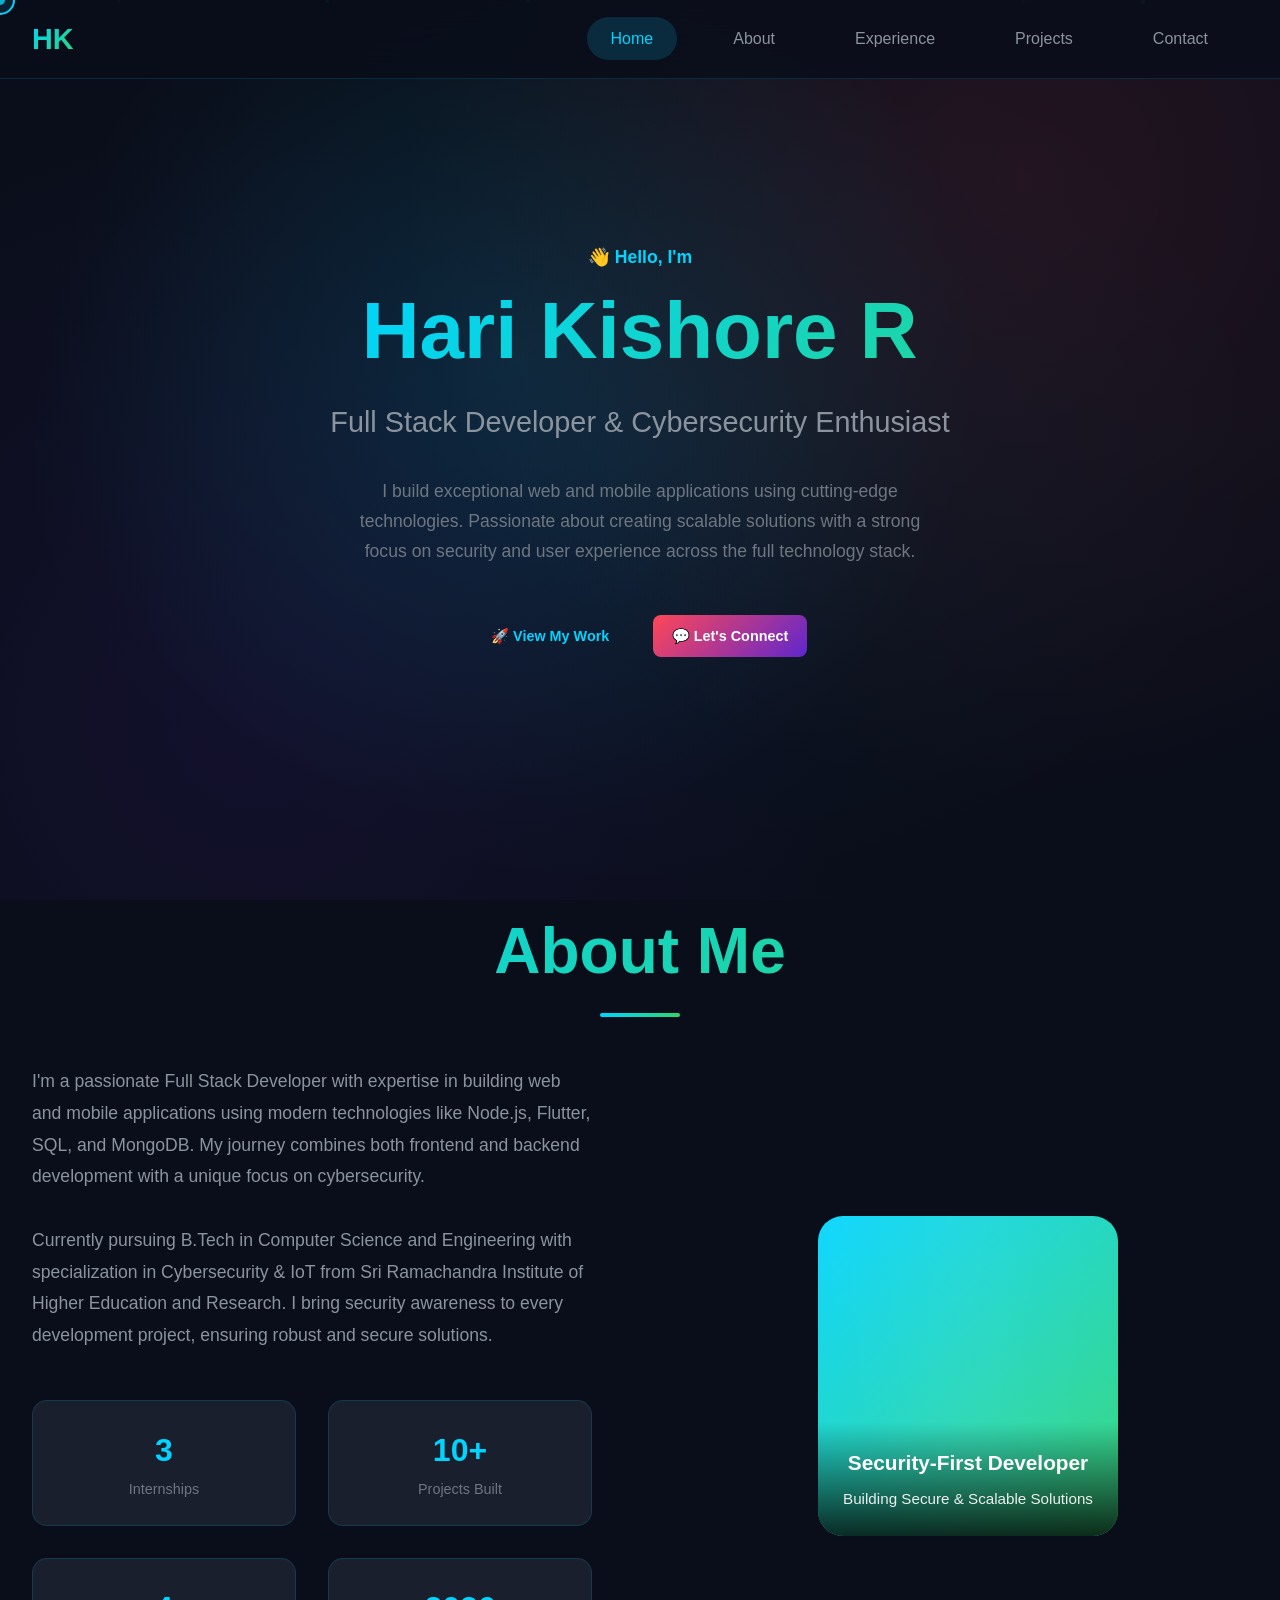
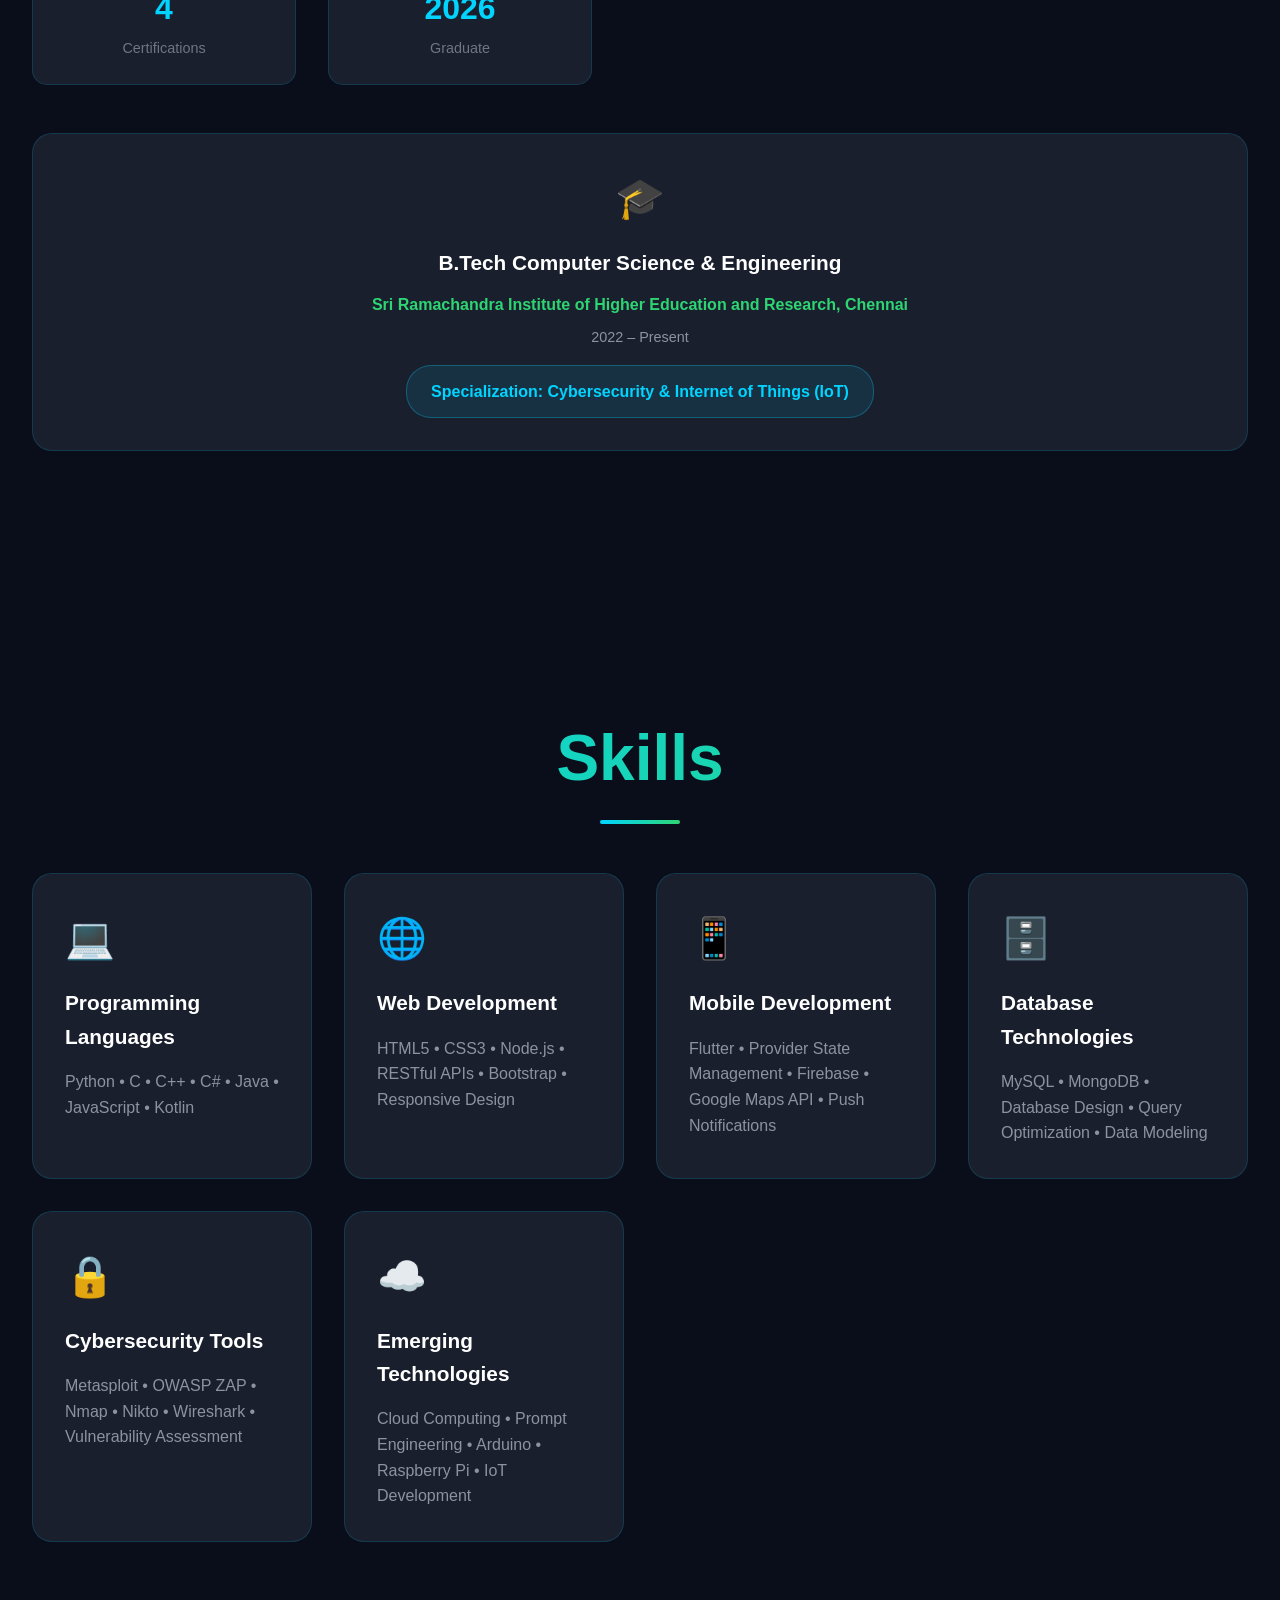
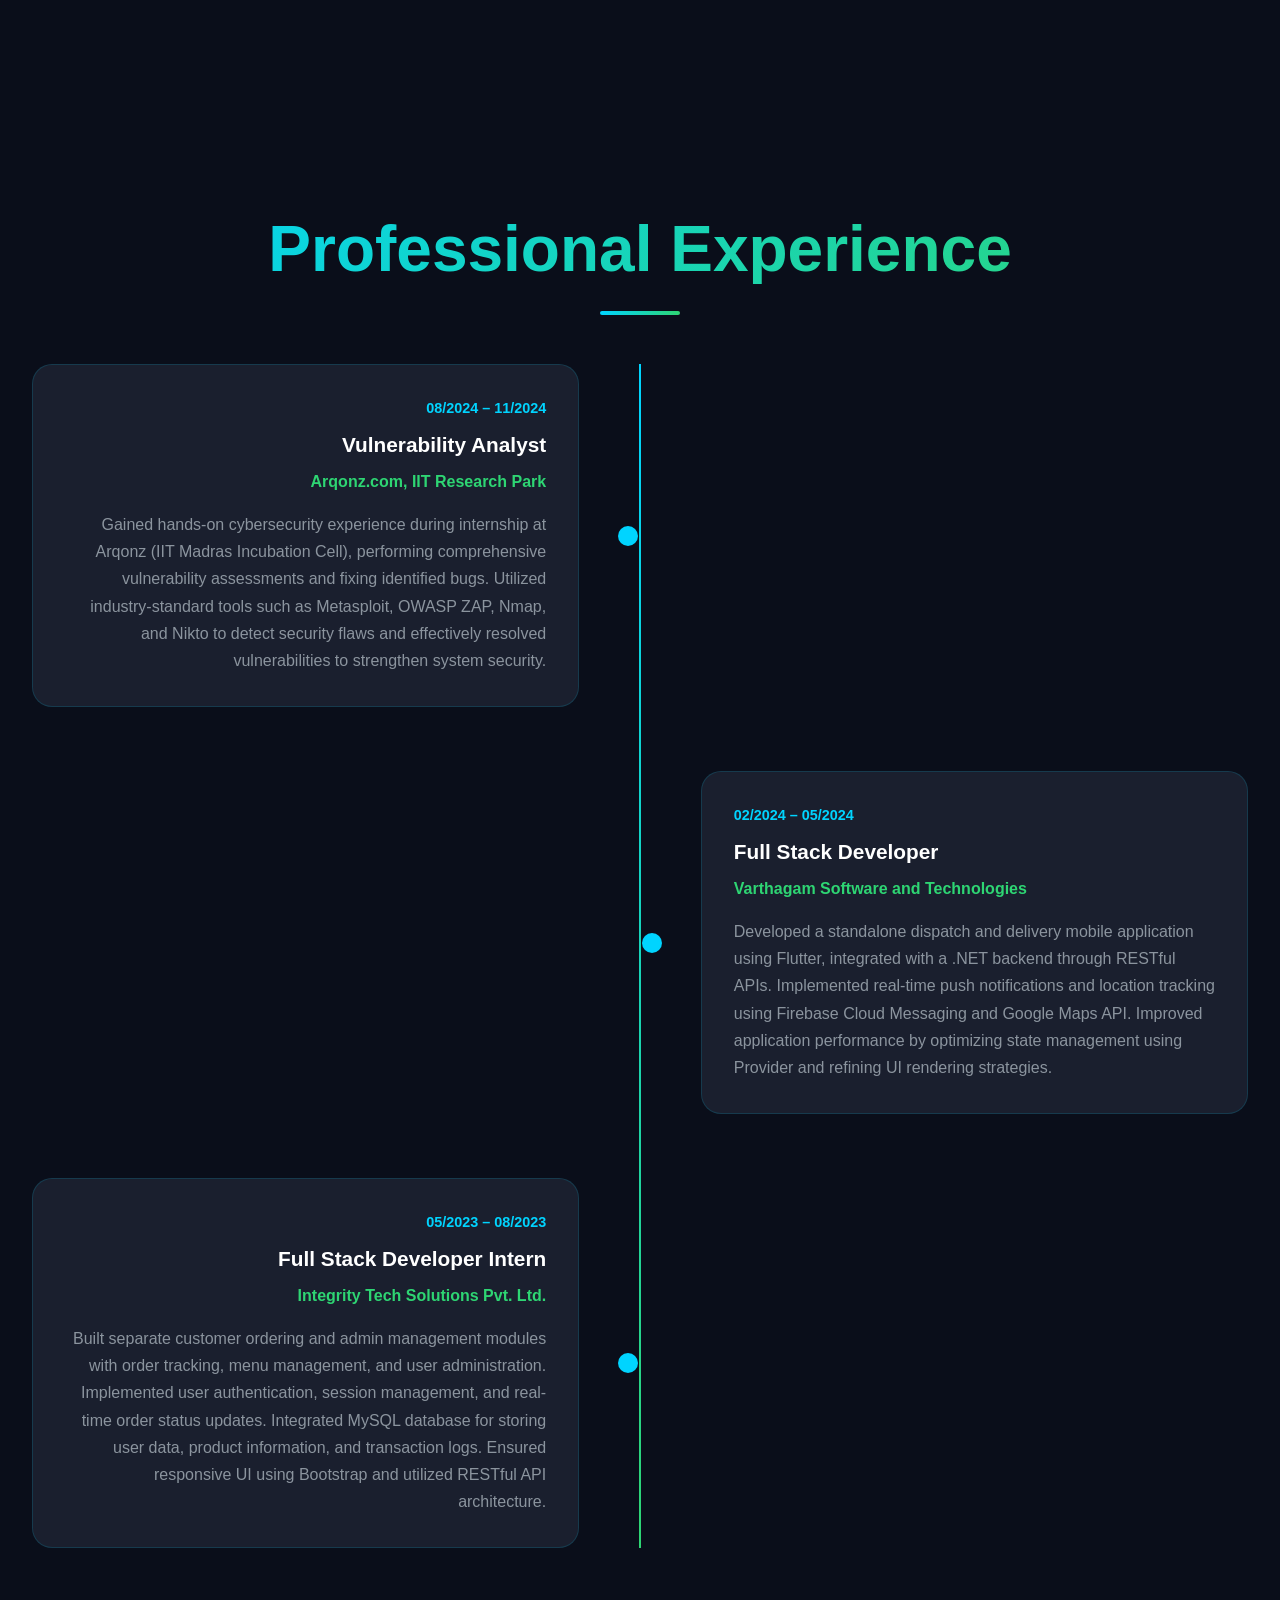
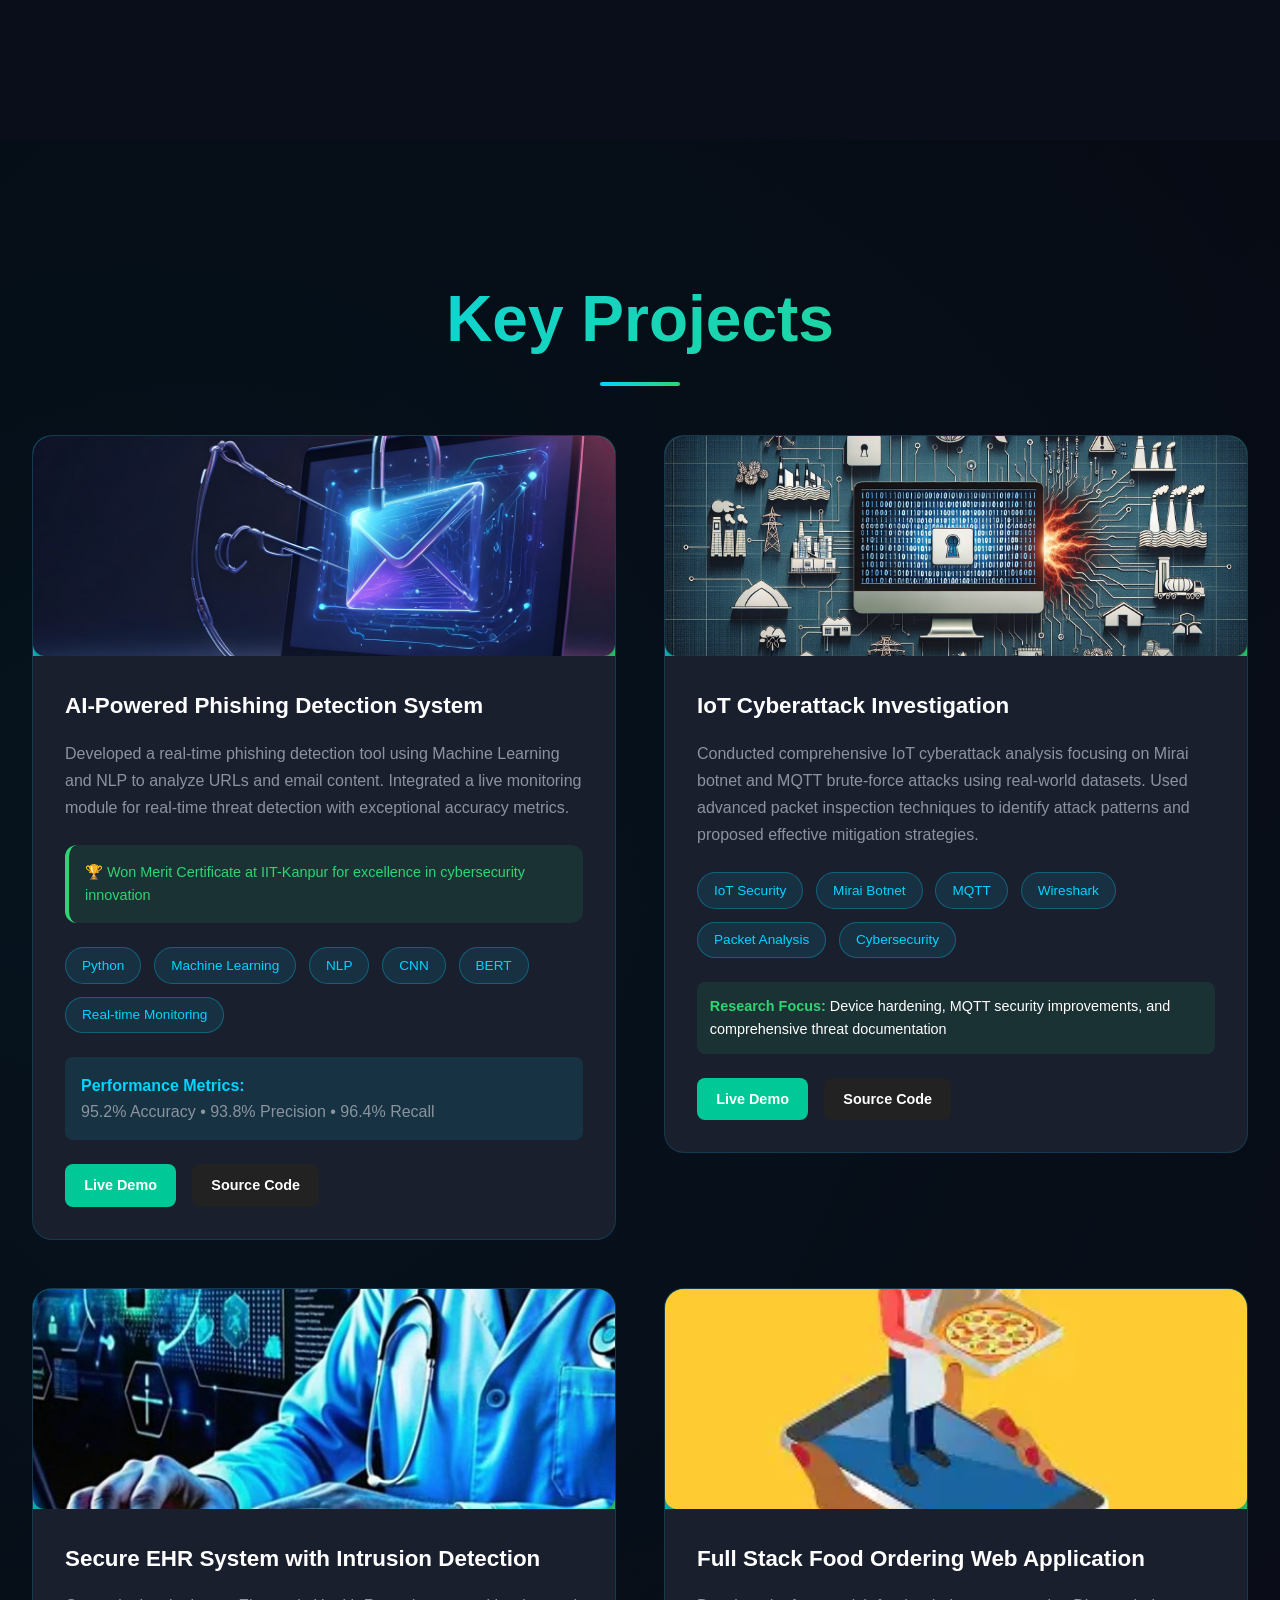
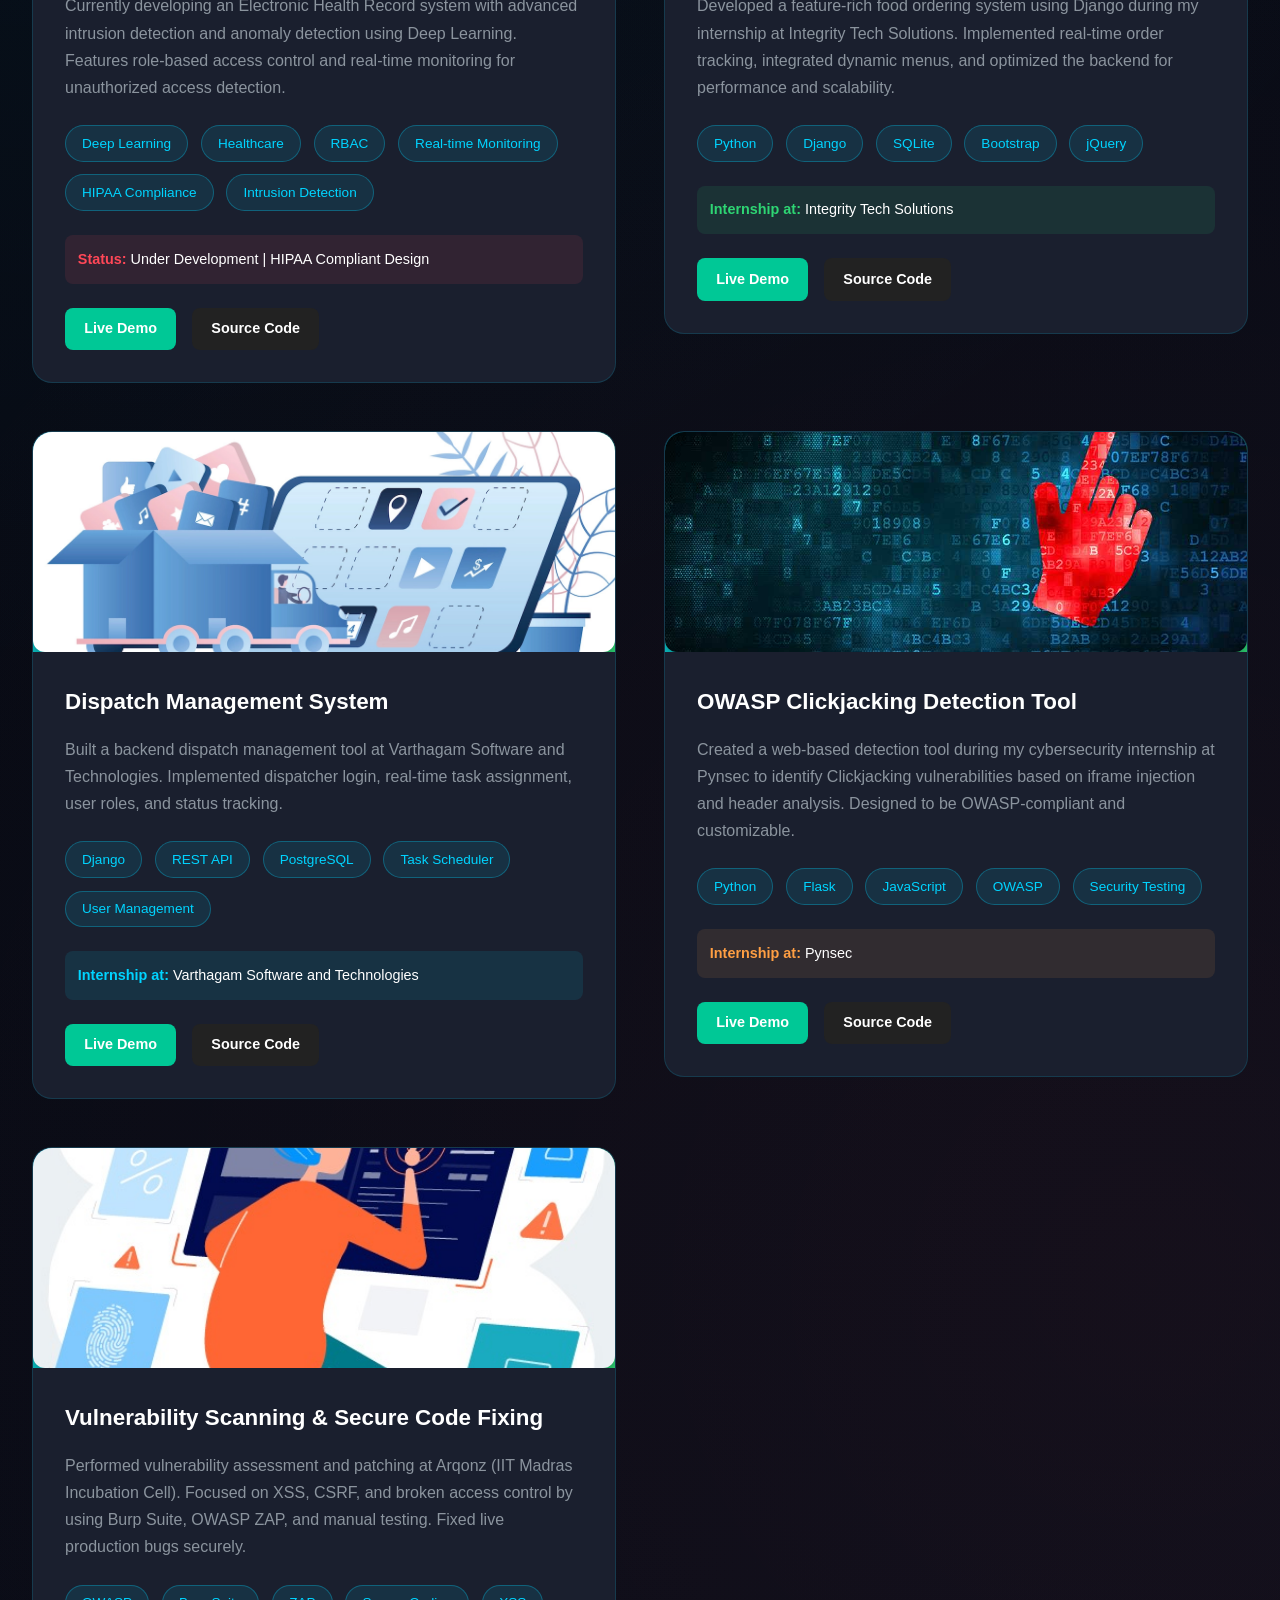
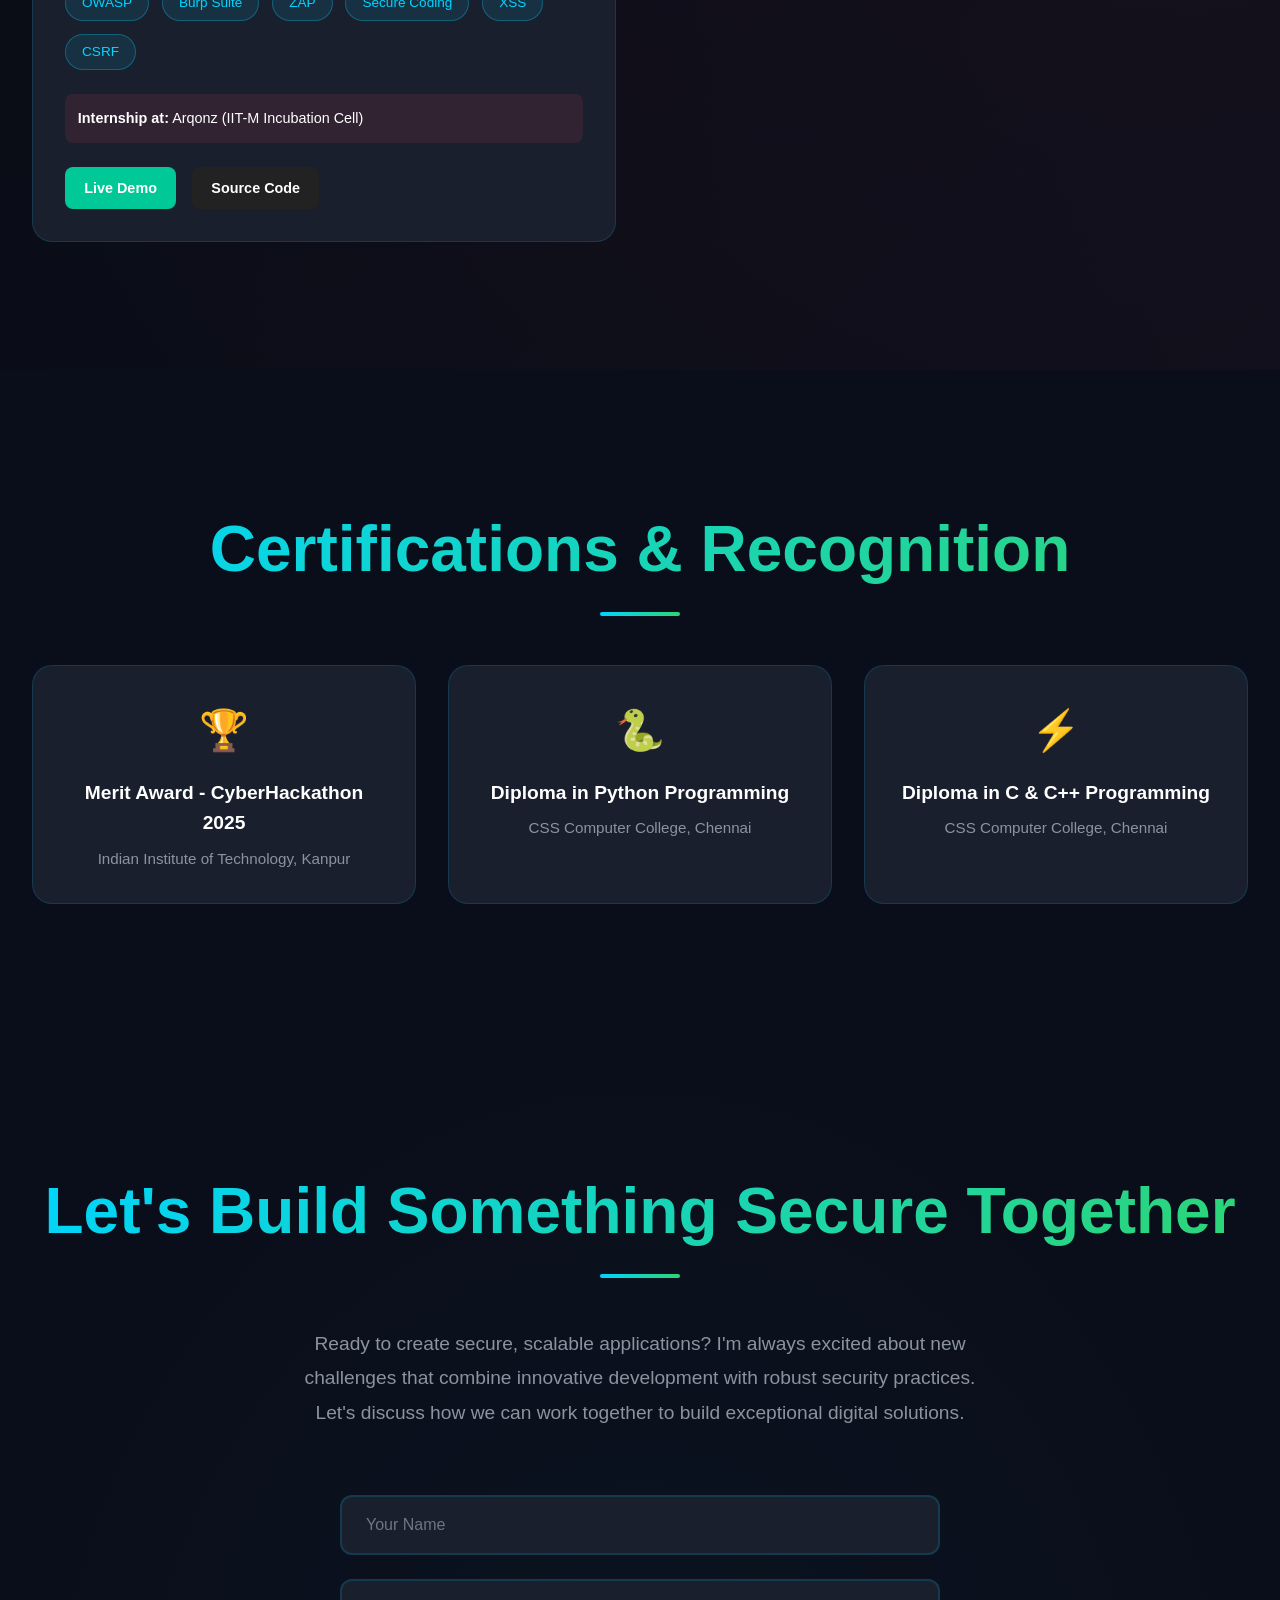
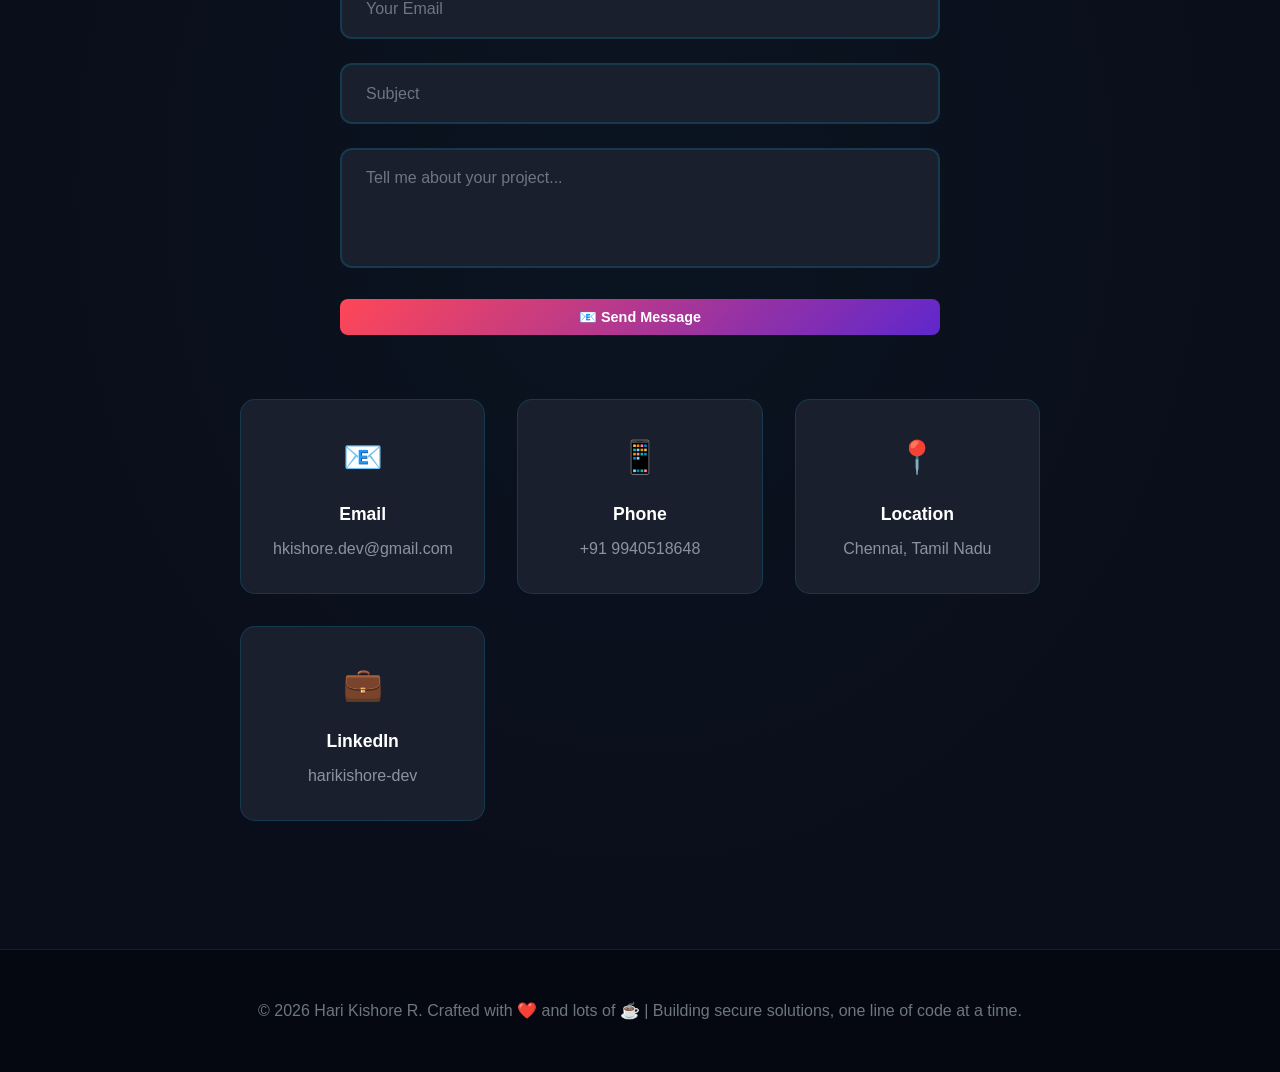
<file: index.html>
<!DOCTYPE html>
<html lang="en">
  <head>
    <meta charset="UTF-8" />
    <meta name="viewport" content="width=device-width, initial-scale=1.0" />
    <title>Hari Kishore R - Full Stack Developer</title>
    <link rel="stylesheet" href="style.css" />
  </head>
  <body>
    <!-- Loading Screen -->
    <div class="loading-screen" id="loadingScreen">
      <div class="loader"></div>
    </div>

    <!-- Scroll Progress Bar -->
    <div class="scroll-progress" id="scrollProgress"></div>

    <!-- Custom Cursor (Desktop Only) -->
    <div class="cursor" id="cursor"></div>
    <div class="cursor-follower" id="cursorFollower"></div>

    <!-- Particles Background -->
    <div class="particles" id="particles"></div>

    <!-- Navigation -->
    <nav class="navbar" id="navbar">
      <div class="nav-container">
        <a href="#home" class="logo">HK</a>
        <ul class="nav-links">
          <li><a href="#home" class="nav-link">Home</a></li>
          <li><a href="#about" class="nav-link">About</a></li>
          <li><a href="#experience" class="nav-link">Experience</a></li>
          <li><a href="#projects" class="nav-link">Projects</a></li>
          <li><a href="#contact" class="nav-link">Contact</a></li>
        </ul>
        <div class="mobile-menu-btn" id="mobileMenuBtn">
          <span></span>
          <span></span>
          <span></span>
        </div>
      </div>
    </nav>

    <!-- Hero Section -->
    <section id="home" class="hero">
      <div class="hero-bg-gradient"></div>
      <div class="hero-content">
        <div class="hero-greeting">👋 Hello, I'm</div>
        <h1 class="hero-title">Hari Kishore R</h1>
        <p class="hero-subtitle">
          Full Stack Developer & Cybersecurity Enthusiast
        </p>
        <p class="hero-description">
          I build exceptional web and mobile applications using cutting-edge
          technologies. Passionate about creating scalable solutions with a
          strong focus on security and user experience across the full
          technology stack.
        </p>
        <div class="cta-container">
          <a href="#projects" class="btn">
            <span>🚀</span>
            View My Work
          </a>
          <a href="#contact" class="btn btn-secondary">
            <span>💬</span>
            Let's Connect
          </a>
        </div>
      </div>
    </section>

    <!-- About Section -->
    <section id="about" class="section fade-in">
      <h2 class="section-title">About Me</h2>
      <div class="about-grid">
        <div class="about-content">
          <p class="about-text">
            I'm a passionate Full Stack Developer with expertise in building web
            and mobile applications using modern technologies like Node.js,
            Flutter, SQL, and MongoDB. My journey combines both frontend and
            backend development with a unique focus on cybersecurity.
          </p>
          <p class="about-text">
            Currently pursuing B.Tech in Computer Science and Engineering with
            specialization in Cybersecurity & IoT from Sri Ramachandra Institute
            of Higher Education and Research. I bring security awareness to
            every development project, ensuring robust and secure solutions.
          </p>

          <div class="about-stats">
            <div class="stat-item">
              <span class="stat-number">3</span>
              <span class="stat-label">Internships</span>
            </div>
            <div class="stat-item">
              <span class="stat-number">10+</span>
              <span class="stat-label">Projects Built</span>
            </div>
            <div class="stat-item">
              <span class="stat-number">4</span>
              <span class="stat-label">Certifications</span>
            </div>
            <div class="stat-item">
              <span class="stat-number">2026</span>
              <span class="stat-label">Graduate</span>
            </div>
          </div>
        </div>

        <div class="profile-visual">
          <div class="profile-card">
            <div class="profile-content">
              <h3 class="profile-title">Security-First Developer</h3>
              <p class="profile-subtitle">
                Building Secure & Scalable Solutions
              </p>
            </div>
          </div>
        </div>
      </div>

      <!-- Education Section - Now inline with about -->
      <div class="education-inline fade-in">
        <div class="education-icon">🎓</div>
        <div class="education-degree">
          B.Tech Computer Science & Engineering
        </div>
        <div class="education-school">
          Sri Ramachandra Institute of Higher Education and Research, Chennai
        </div>
        <div class="education-period">2022 – Present</div>
        <div class="education-specialization">
          Specialization: Cybersecurity & Internet of Things (IoT)
        </div>
      </div>
    </section>
    <!-- Skills Section -->
    <section id="skills" class="section fade-in">
      <h2 class="section-title">Skills</h2>
      <div class="skills-grid fade-in">
        <div class="skill-category">
          <a link="#skills" class="skill-link">
            <span class="skill-icon">💻</span>
            <h3 class="skill-title">Programming Languages</h3>
            <p class="skill-list">
              Python • C • C++ • C# • Java • JavaScript • Kotlin
            </p>
          </a>
        </div>
        <div class="skill-category">
          <a link="#skills" class="skill-link">
            <span class="skill-icon">🌐</span>
            <h3 class="skill-title">Web Development</h3>
            <p class="skill-list">
              HTML5 • CSS3 • Node.js • RESTful APIs • Bootstrap • Responsive
              Design
            </p>
          </a>
        </div>
        <div class="skill-category">
          <a link="#skills" class="skill-link">
            <span class="skill-icon">📱</span>
            <h3 class="skill-title">Mobile Development</h3>
            <p class="skill-list">
              Flutter • Provider State Management • Firebase • Google Maps API •
              Push Notifications
            </p>
          </a>
        </div>
        <div class="skill-category">
          <a link="#skills" class="skill-link">
            <span class="skill-icon">🗄️</span>
            <h3 class="skill-title">Database Technologies</h3>
            <p class="skill-list">
              MySQL • MongoDB • Database Design • Query Optimization • Data
              Modeling
            </p>
          </a>
        </div>
        <div class="skill-category">
          <a link="#skills" class="skill-link">
            <span class="skill-icon">🔒</span>
            <h3 class="skill-title">Cybersecurity Tools</h3>
            <p class="skill-list">
              Metasploit • OWASP ZAP • Nmap • Nikto • Wireshark • Vulnerability
              Assessment
            </p>
          </a>
        </div>
        <div class="skill-category">
          <a link="https://claude.ai/new" class="skill-link">
            <span class="skill-icon">☁️</span>
            <h3 class="skill-title">Emerging Technologies</h3>
            <p class="skill-list">
              Cloud Computing • Prompt Engineering • Arduino • Raspberry Pi •
              IoT Development
            </p>
          </a>
        </div>
      </div>
    </section>

    <!-- Experience Section -->
    <section id="experience" class="section fade-in">
      <h2 class="section-title">Professional Experience</h2>
      <div class="experience-timeline">
        <div class="experience-item">
          <div class="experience-card">
            <div class="experience-period">08/2024 – 11/2024</div>
            <div class="experience-role">Vulnerability Analyst</div>
            <div class="experience-company">Arqonz.com, IIT Research Park</div>
            <p class="experience-description">
              Gained hands-on cybersecurity experience during internship at
              Arqonz (IIT Madras Incubation Cell), performing comprehensive
              vulnerability assessments and fixing identified bugs. Utilized
              industry-standard tools such as Metasploit, OWASP ZAP, Nmap, and
              Nikto to detect security flaws and effectively resolved
              vulnerabilities to strengthen system security.
            </p>
          </div>
        </div>

        <div class="experience-item">
          <div class="experience-card">
            <div class="experience-period">02/2024 – 05/2024</div>
            <div class="experience-role">Full Stack Developer</div>
            <div class="experience-company">
              Varthagam Software and Technologies
            </div>
            <p class="experience-description">
              Developed a standalone dispatch and delivery mobile application
              using Flutter, integrated with a .NET backend through RESTful
              APIs. Implemented real-time push notifications and location
              tracking using Firebase Cloud Messaging and Google Maps API.
              Improved application performance by optimizing state management
              using Provider and refining UI rendering strategies.
            </p>
          </div>
        </div>

        <div class="experience-item">
          <div class="experience-card">
            <div class="experience-period">05/2023 – 08/2023</div>
            <div class="experience-role">Full Stack Developer Intern</div>
            <div class="experience-company">
              Integrity Tech Solutions Pvt. Ltd.
            </div>
            <p class="experience-description">
              Built separate customer ordering and admin management modules with
              order tracking, menu management, and user administration.
              Implemented user authentication, session management, and real-time
              order status updates. Integrated MySQL database for storing user
              data, product information, and transaction logs. Ensured
              responsive UI using Bootstrap and utilized RESTful API
              architecture.
            </p>
          </div>
        </div>
      </div>
    </section>

    <section id="projects" class="section projects fade-in">
      <h2 class="section-title">Key Projects</h2>
      <div class="projects-grid">
        <!-- Project 1 -->
        <div class="project-card">
          <div class="project-image">
            <img src="phishing.jpeg" alt="Phishing Detection" />
          </div>
          <div class="project-content">
            <h3 class="project-title">AI-Powered Phishing Detection System</h3>
            <p class="project-description">
              Developed a real-time phishing detection tool using Machine
              Learning and NLP to analyze URLs and email content. Integrated a
              live monitoring module for real-time threat detection with
              exceptional accuracy metrics.
            </p>
            <div class="project-achievement">
              🏆 Won Merit Certificate at IIT-Kanpur for excellence in
              cybersecurity innovation
            </div>
            <div class="project-tech">
              <span class="tech-tag">Python</span>
              <span class="tech-tag">Machine Learning</span>
              <span class="tech-tag">NLP</span>
              <span class="tech-tag">CNN</span>
              <span class="tech-tag">BERT</span>
              <span class="tech-tag">Real-time Monitoring</span>
            </div>
            <div
              style="
                background: rgba(0, 212, 255, 0.1);
                padding: 1rem;
                border-radius: 8px;
                margin-top: 1rem;
              "
            >
              <strong style="color: var(--primary)">Performance Metrics:</strong
              ><br />
              <span style="color: var(--text-secondary)">
                95.2% Accuracy • 93.8% Precision • 96.4% Recall
              </span>
            </div>

            <!-- Buttons -->
            <div class="project-buttons">
              <a
                href="https://example.com/demo1"
                target="_blank"
                class="btn btn-live"
                >Live Demo</a
              >
              <a
                href="https://github.com/username/phishing-project"
                target="_blank"
                class="btn btn-github"
                >Source Code</a
              >
            </div>
          </div>
        </div>

        <!-- Project 2 -->
        <div class="project-card">
          <div class="project-image">
            <img src="cyber.jpg" alt="IoT Investigation" />
          </div>
          <div class="project-content">
            <h3 class="project-title">IoT Cyberattack Investigation</h3>
            <p class="project-description">
              Conducted comprehensive IoT cyberattack analysis focusing on Mirai
              botnet and MQTT brute-force attacks using real-world datasets.
              Used advanced packet inspection techniques to identify attack
              patterns and proposed effective mitigation strategies.
            </p>
            <div class="project-tech">
              <span class="tech-tag">IoT Security</span>
              <span class="tech-tag">Mirai Botnet</span>
              <span class="tech-tag">MQTT</span>
              <span class="tech-tag">Wireshark</span>
              <span class="tech-tag">Packet Analysis</span>
              <span class="tech-tag">Cybersecurity</span>
            </div>
            <div
              style="
                background: rgba(46, 213, 115, 0.1);
                padding: 0.8rem;
                border-radius: 8px;
                margin-top: 1rem;
                font-size: 0.9rem;
              "
            >
              <strong style="color: var(--accent)">Research Focus:</strong>
              Device hardening, MQTT security improvements, and comprehensive
              threat documentation
            </div>

            <!-- Buttons -->
            <div class="project-buttons">
              <a
                href="https://example.com/demo2"
                target="_blank"
                class="btn btn-live"
                >Live Demo</a
              >
              <a
                href="https://github.com/username/iot-cyber-project"
                target="_blank"
                class="btn btn-github"
                >Source Code</a
              >
            </div>
          </div>
        </div>

        <!-- Project 3 -->
        <div class="project-card">
          <div class="project-image">
            <img src="ehr.png" alt="EHR Intrusion Detection" />
          </div>
          <div class="project-content">
            <h3 class="project-title">
              Secure EHR System with Intrusion Detection
            </h3>
            <p class="project-description">
              Currently developing an Electronic Health Record system with
              advanced intrusion detection and anomaly detection using Deep
              Learning. Features role-based access control and real-time
              monitoring for unauthorized access detection.
            </p>
            <div class="project-tech">
              <span class="tech-tag">Deep Learning</span>
              <span class="tech-tag">Healthcare</span>
              <span class="tech-tag">RBAC</span>
              <span class="tech-tag">Real-time Monitoring</span>
              <span class="tech-tag">HIPAA Compliance</span>
              <span class="tech-tag">Intrusion Detection</span>
            </div>
            <div
              style="
                background: rgba(255, 71, 87, 0.1);
                padding: 0.8rem;
                border-radius: 8px;
                margin-top: 1rem;
                font-size: 0.9rem;
              "
            >
              <strong style="color: var(--secondary)">Status:</strong> Under
              Development | HIPAA Compliant Design
            </div>

            <!-- Buttons -->
            <div class="project-buttons">
              <a
                href="https://example.com/demo3"
                target="_blank"
                class="btn btn-live"
                >Live Demo</a
              >
              <a
                href="https://github.com/username/ehr-system"
                target="_blank"
                class="btn btn-github"
                >Source Code</a
              >
            </div>
          </div>
        </div>

        <!-- Project 4 -->
        <div class="project-card">
          <div class="project-image">
            <img src="foodorder.png" alt="Food Ordering Application" />
          </div>
          <div class="project-content">
            <h3 class="project-title">
              Full Stack Food Ordering Web Application
            </h3>
            <p class="project-description">
              Developed a feature-rich food ordering system using Django during
              my internship at Integrity Tech Solutions. Implemented real-time
              order tracking, integrated dynamic menus, and optimized the
              backend for performance and scalability.
            </p>
            <div class="project-tech">
              <span class="tech-tag">Python</span>
              <span class="tech-tag">Django</span>
              <span class="tech-tag">SQLite</span>
              <span class="tech-tag">Bootstrap</span>
              <span class="tech-tag">jQuery</span>
            </div>
            <div
              style="
                background: rgba(46, 213, 115, 0.1);
                padding: 0.8rem;
                border-radius: 8px;
                margin-top: 1rem;
                font-size: 0.9rem;
              "
            >
              <strong style="color: #2ed573">Internship at:</strong> Integrity
              Tech Solutions
            </div>

            <div class="project-buttons">
              <a
                href="https://example.com/foodapp"
                target="_blank"
                class="btn btn-live"
                >Live Demo</a
              >
              <a
                href="https://github.com/username/food-order-app"
                target="_blank"
                class="btn btn-github"
                >Source Code</a
              >
            </div>
          </div>
        </div>

        <!-- Project 5 -->
        <div class="project-card">
          <div class="project-image">
            <img src="dispatch.png" alt="Dispatch Management System" />
          </div>
          <div class="project-content">
            <h3 class="project-title">Dispatch Management System</h3>
            <p class="project-description">
              Built a backend dispatch management tool at Varthagam Software and
              Technologies. Implemented dispatcher login, real-time task
              assignment, user roles, and status tracking.
            </p>
            <div class="project-tech">
              <span class="tech-tag">Django</span>
              <span class="tech-tag">REST API</span>
              <span class="tech-tag">PostgreSQL</span>
              <span class="tech-tag">Task Scheduler</span>
              <span class="tech-tag">User Management</span>
            </div>
            <div
              style="
                background: rgba(0, 212, 255, 0.1);
                padding: 0.8rem;
                border-radius: 8px;
                margin-top: 1rem;
                font-size: 0.9rem;
              "
            >
              <strong style="color: #00d4ff">Internship at:</strong> Varthagam
              Software and Technologies
            </div>

            <div class="project-buttons">
              <a
                href="https://example.com/dispatch"
                target="_blank"
                class="btn btn-live"
                >Live Demo</a
              >
              <a
                href="https://github.com/username/dispatch-system"
                target="_blank"
                class="btn btn-github"
                >Source Code</a
              >
            </div>
          </div>
        </div>

        <!-- Project 6 -->
        <div class="project-card">
          <div class="project-image">
            <img src="clickjacking.jpg" alt="Clickjacking Detection Tool" />
          </div>
          <div class="project-content">
            <h3 class="project-title">OWASP Clickjacking Detection Tool</h3>
            <p class="project-description">
              Created a web-based detection tool during my cybersecurity
              internship at Pynsec to identify Clickjacking vulnerabilities
              based on iframe injection and header analysis. Designed to be
              OWASP-compliant and customizable.
            </p>
            <div class="project-tech">
              <span class="tech-tag">Python</span>
              <span class="tech-tag">Flask</span>
              <span class="tech-tag">JavaScript</span>
              <span class="tech-tag">OWASP</span>
              <span class="tech-tag">Security Testing</span>
            </div>
            <div
              style="
                background: rgba(255, 159, 67, 0.1);
                padding: 0.8rem;
                border-radius: 8px;
                margin-top: 1rem;
                font-size: 0.9rem;
              "
            >
              <strong style="color: #ff9f43">Internship at:</strong> Pynsec
            </div>

            <div class="project-buttons">
              <a
                href="https://example.com/clickjack-tool"
                target="_blank"
                class="btn btn-live"
                >Live Demo</a
              >
              <a
                href="https://github.com/username/clickjacking-tool"
                target="_blank"
                class="btn btn-github"
                >Source Code</a
              >
            </div>
          </div>
        </div>

        <!-- Project 7 -->
        <div class="project-card">
          <div class="project-image">
            <img src="scan.jpg" alt="Vulnerability Scanning Project" />
          </div>
          <div class="project-content">
            <h3 class="project-title">
              Vulnerability Scanning & Secure Code Fixing
            </h3>
            <p class="project-description">
              Performed vulnerability assessment and patching at Arqonz (IIT
              Madras Incubation Cell). Focused on XSS, CSRF, and broken access
              control by using Burp Suite, OWASP ZAP, and manual testing. Fixed
              live production bugs securely.
            </p>
            <div class="project-tech">
              <span class="tech-tag">OWASP</span>
              <span class="tech-tag">Burp Suite</span>
              <span class="tech-tag">ZAP</span>
              <span class="tech-tag">Secure Coding</span>
              <span class="tech-tag">XSS</span>
              <span class="tech-tag">CSRF</span>
            </div>
            <div
              style="
                background: rgba(255, 71, 87, 0.1);
                padding: 0.8rem;
                border-radius: 8px;
                margin-top: 1rem;
                font-size: 0.9rem;
              "
            >
              <strong style="color: var(--danger)">Internship at:</strong>
              Arqonz (IIT-M Incubation Cell)
            </div>

            <div class="project-buttons">
              <a
                href="https://example.com/vuln-scan"
                target="_blank"
                class="btn btn-live"
                >Live Demo</a
              >
              <a
                href="https://github.com/username/vulnerability-scanner"
                target="_blank"
                class="btn btn-github"
                >Source Code</a
              >
            </div>
          </div>
        </div>
      </div>
    </section>

    <!-- Certifications Section -->
    <section class="section fade-in">
      <h2 class="section-title">Certifications & Recognition</h2>
      <div class="certifications-grid">
        <div class="certification-card">
          <div class="certification-icon">🏆</div>
          <div class="certification-title">
            Merit Award - CyberHackathon 2025
          </div>
          <div class="certification-issuer">
            Indian Institute of Technology, Kanpur
          </div>
        </div>
        <div class="certification-card">
          <div class="certification-icon">🐍</div>
          <div class="certification-title">Diploma in Python Programming</div>
          <div class="certification-issuer">CSS Computer College, Chennai</div>
        </div>
        <div class="certification-card">
          <div class="certification-icon">⚡</div>
          <div class="certification-title">Diploma in C & C++ Programming</div>
          <div class="certification-issuer">CSS Computer College, Chennai</div>
        </div>
      </div>
    </section>

    <!-- Contact Section -->
    <section id="contact" class="section contact fade-in">
      <h2 class="section-title">Let's Build Something Secure Together</h2>
      <div class="contact-intro">
        <p class="contact-description">
          Ready to create secure, scalable applications? I'm always excited
          about new challenges that combine innovative development with robust
          security practices. Let's discuss how we can work together to build
          exceptional digital solutions.
        </p>
      </div>

      <form class="contact-form" id="contactForm">
        <div class="form-group">
          <input
            type="text"
            class="form-input"
            placeholder="Your Name"
            required
          />
        </div>
        <div class="form-group">
          <input
            type="email"
            class="form-input"
            placeholder="Your Email"
            required
          />
        </div>
        <div class="form-group">
          <input
            type="text"
            class="form-input"
            placeholder="Subject"
            required
          />
        </div>
        <div class="form-group">
          <textarea
            class="form-textarea"
            placeholder="Tell me about your project..."
            required
          ></textarea>
        </div>
        <button type="submit" class="btn btn-secondary">
          <span>📧</span>
          Send Message
        </button>
      </form>

      <div class="contact-info-grid">
        <!-- Email -->
        <a
          href="mailto:hkishore.dev@gmail.com"
          class="contact-item-link"
          target="_blank"
        >
          <div class="contact-item">
            <span class="contact-icon">📧</span>
            <h4>Email</h4>
            <p>hkishore.dev@gmail.com</p>
          </div>
        </a>

        <!-- Phone -->
        <a href="tel:+919940518648" class="contact-item-link" target="_blank">
          <div class="contact-item">
            <span class="contact-icon">📱</span>
            <h4>Phone</h4>
            <p>+91 9940518648</p>
          </div>
        </a>

        <!-- Location -->
        <a
          href="https://www.google.com/maps/place/Chennai,+Tamil+Nadu"
          class="contact-item-link"
          target="_blank"
        >
          <div class="contact-item">
            <span class="contact-icon">📍</span>
            <h4>Location</h4>
            <p>Chennai, Tamil Nadu</p>
          </div>
        </a>

        <!-- LinkedIn -->
        <a
          href="https://www.linkedin.com/in/harikishore-dev"
          class="contact-item-link"
          target="_blank"
        >
          <div class="contact-item">
            <span class="contact-icon">💼</span>
            <h4>LinkedIn</h4>
            <p>harikishore-dev</p>
          </div>
        </a>
      </div>
    </section>

    <!-- Footer -->
    <footer class="footer">
      <p>
        &copy; 2026 Hari Kishore R. Crafted with ❤️ and lots of ☕ | Building
        secure solutions, one line of code at a time.
      </p>
    </footer>
    <script src="script.js"></script>
  </body>
</html>
</file>
<file: style.css>
* {
        margin: 0;
        padding: 0;
        box-sizing: border-box;
      }

      :root {
        --primary: #00d4ff;
        --secondary: #ff4757;
        --accent: #2ed573;
        --purple: #5f27cd;
        --bg-dark: #0a0e1a;
        --bg-darker: #050810;
        --bg-card: #1a1f2e;
        --bg-card-hover: #232938;
        --text-primary: #ffffff;
        --text-secondary: #8b949e;
        --text-muted: #6e7681;
        --border-color: rgba(0, 212, 255, 0.15);
        --shadow-primary: rgba(0, 212, 255, 0.25);
        --shadow-dark: rgba(0, 0, 0, 0.5);
      }

      body {
        font-family: "Inter", -apple-system, BlinkMacSystemFont, sans-serif;
        background: var(--bg-dark);
        color: var(--text-primary);
        line-height: 1.6;
        overflow-x: hidden;
      }

      /* Smooth scrolling */
      html {
        scroll-behavior: smooth;
      }

      /* Custom Cursor - Desktop Only */
      @media (min-width: 769px) {
        body {
          cursor: none;
        }

        .cursor {
          position: fixed;
          width: 10px;
          height: 10px;
          background: var(--primary);
          border-radius: 50%;
          pointer-events: none;
          z-index: 10000;
          transition: transform 0.1s ease, opacity 0.2s ease;
          mix-blend-mode: difference;
        }

        .cursor-follower {
          position: fixed;
          width: 30px;
          height: 30px;
          border: 2px solid var(--primary);
          border-radius: 50%;
          pointer-events: none;
          z-index: 9999;
          transition: transform 0.2s ease, width 0.2s ease, height 0.2s ease;
          background: rgba(0, 212, 255, 0.1);
        }
      }

      /* Scroll Progress Bar */
      .scroll-progress {
        position: fixed;
        top: 0;
        left: 0;
        width: 0%;
        height: 3px;
        background: linear-gradient(90deg, var(--primary), var(--accent));
        z-index: 9998;
        transition: width 0.1s ease;
      }

      /* Particle Background */
      .particles {
        position: fixed;
        top: 0;
        left: 0;
        width: 100%;
        height: 100%;
        pointer-events: none;
        z-index: 1;
        overflow: hidden;
      }

      .particle {
        position: absolute;
        background: var(--primary);
        border-radius: 50%;
        pointer-events: none;
        opacity: 0.6;
      }

      /* Navigation */
      .navbar {
        position: fixed;
        top: 0;
        width: 100%;
        background: rgba(10, 14, 26, 0.85);
        backdrop-filter: blur(20px);
        border-bottom: 1px solid var(--border-color);
        padding: 1rem 0;
        z-index: 1000;
        transition: all 0.3s ease;
      }

      .navbar.scrolled {
        background: rgba(10, 14, 26, 0.95);
        padding: 0.8rem 0;
      }

      .nav-container {
        max-width: 1400px;
        margin: 0 auto;
        padding: 0 2rem;
        display: flex;
        justify-content: space-between;
        align-items: center;
      }

      .logo {
        font-size: 1.8rem;
        font-weight: 800;
        background: linear-gradient(135deg, var(--primary), var(--accent));
        -webkit-background-clip: text;
        -webkit-text-fill-color: transparent;
        text-decoration: none;
        transition: transform 0.3s ease;
      }

      .logo:hover {
        transform: scale(1.05);
      }

      .nav-links {
        display: flex;
        list-style: none;
        gap: 0;
      }

      .nav-links li {
        margin: 0 1rem;
      }

      .nav-links a {
        color: var(--text-secondary);
        text-decoration: none;
        font-weight: 500;
        padding: 0.8rem 1.5rem;
        border-radius: 25px;
        transition: all 0.3s ease;
        position: relative;
        white-space: nowrap;
      }

      .nav-links a:hover {
        color: var(--primary);
        background: rgba(0, 212, 255, 0.1);
        transform: translateY(-2px);
      }

      .nav-links a.active {
        color: var(--primary);
        background: rgba(0, 212, 255, 0.15);
      }

      /* Mobile Menu */
      .mobile-menu-btn {
        display: none;
        flex-direction: column;
        cursor: pointer;
        padding: 0.5rem;
      }

      .mobile-menu-btn span {
        width: 25px;
        height: 3px;
        background: var(--primary);
        margin: 3px 0;
        transition: 0.3s;
        border-radius: 2px;
      }

      /* Hero Section */
      .hero {
        min-height: 100vh;
        display: flex;
        align-items: center;
        justify-content: center;
        text-align: center;
        position: relative;
        background: radial-gradient(
          ellipse at center,
          rgba(0, 212, 255, 0.05) 0%,
          transparent 70%
        );
        padding: 0 2rem;
        overflow: hidden;
      }

      .hero-bg-gradient {
        position: absolute;
        top: 0;
        left: 0;
        width: 100%;
        height: 100%;
        background: radial-gradient(
            circle at 20% 80%,
            rgba(95, 39, 205, 0.1) 0%,
            transparent 50%
          ),
          radial-gradient(
            circle at 80% 20%,
            rgba(255, 71, 87, 0.1) 0%,
            transparent 50%
          ),
          radial-gradient(
            circle at 40% 40%,
            rgba(0, 212, 255, 0.1) 0%,
            transparent 50%
          );
        animation: gradientShift 8s ease-in-out infinite;
      }

      @keyframes gradientShift {
        0%,
        100% {
          opacity: 1;
          transform: scale(1) rotate(0deg);
        }
        50% {
          opacity: 0.8;
          transform: scale(1.1) rotate(180deg);
        }
      }

      .hero-content {
        max-width: 900px;
        z-index: 10;
        position: relative;
      }

      .hero-greeting {
        font-size: 1.1rem;
        color: var(--primary);
        margin-bottom: 1rem;
        font-weight: 600;
        animation: slideInLeft 0.8s ease-out;
      }

      .hero-title {
        font-size: clamp(2.5rem, 8vw, 5rem);
        font-weight: 900;
        margin-bottom: 1.5rem;
        background: linear-gradient(
          135deg,
          var(--primary) 0%,
          var(--accent) 50%,
          var(--secondary) 100%
        );
        background-size: 300% 300%;
        -webkit-background-clip: text;
        -webkit-text-fill-color: transparent;
        animation: heroTitleAnimation 1s ease-out 0.3s both,
          gradientFlow 4s ease-in-out infinite;
        line-height: 1.1;
      }

      @keyframes heroTitleAnimation {
        from {
          opacity: 0;
          transform: translateY(50px) scale(0.9);
        }
        to {
          opacity: 1;
          transform: translateY(0) scale(1);
        }
      }

      @keyframes gradientFlow {
        0%,
        100% {
          background-position: 0% 50%;
        }
        50% {
          background-position: 100% 50%;
        }
      }

      .hero-subtitle {
        font-size: clamp(1.2rem, 4vw, 1.8rem);
        color: var(--text-secondary);
        margin-bottom: 2rem;
        font-weight: 500;
        animation: slideInRight 0.8s ease-out 0.6s both;
      }

      .hero-description {
        font-size: 1.1rem;
        color: var(--text-muted);
        margin-bottom: 3rem;
        max-width: 600px;
        margin-left: auto;
        margin-right: auto;
        line-height: 1.7;
        animation: fadeInUp 0.8s ease-out 0.9s both;
      }

      .cta-container {
        display: flex;
        gap: 1.5rem;
        justify-content: center;
        flex-wrap: wrap;
        animation: bounceIn 0.8s ease-out 1.2s both;
      }

      .btn {
        display: inline-flex;
        align-items: center;
        gap: 0.5rem;
        padding: 1rem 2rem;
        border: 2px solid var(--primary);
        background: transparent;
        color: var(--primary);
        text-decoration: none;
        border-radius: 50px;
        font-weight: 600;
        font-size: 1rem;
        transition: all 0.3s cubic-bezier(0.4, 0, 0.2, 1);
        position: relative;
        overflow: hidden;
        white-space: nowrap;
      }

      .btn::before {
        content: "";
        position: absolute;
        top: 0;
        left: -100%;
        width: 100%;
        height: 100%;
        background: var(--primary);
        transition: left 0.3s ease;
        z-index: -1;
      }

      .btn:hover::before {
        left: 0;
      }

      .btn:hover {
        color: var(--bg-dark);
        transform: translateY(-3px);
        box-shadow: 0 15px 35px var(--shadow-primary);
      }

      .btn-secondary {
        background: linear-gradient(135deg, var(--secondary), var(--purple));
        border: 2px solid transparent;
        color: white;
      }

      .btn-secondary::before {
        background: linear-gradient(135deg, var(--purple), var(--secondary));
      }

      .btn-secondary:hover {
        color: white;
        box-shadow: 0 15px 35px rgba(255, 71, 87, 0.4);
      }

      /* Tech Stack Floating */
      .floating-tech {
        position: absolute;
        bottom: 8%;
        left: 50%;
        transform: translateX(-50%);
        display: flex;
        gap: 2rem;
        animation: fadeInUp 1s ease-out 1.5s both;
      }

      .tech-icon {
        width: 50px;
        height: 50px;
        background: var(--bg-card);
        border: 2px solid var(--border-color);
        border-radius: 12px;
        display: flex;
        align-items: center;
        justify-content: center;
        font-size: 1.5rem;
        transition: all 0.4s cubic-bezier(0.4, 0, 0.2, 1);
        backdrop-filter: blur(10px);
      }

      .tech-icon:hover {
        transform: translateY(-8px) rotate(10deg) scale(1.1);
        background: var(--primary);
        color: var(--bg-dark);
        border-color: var(--primary);
        box-shadow: 0 15px 35px var(--shadow-primary);
      }

      /* Section Base Styles */
      .section {
        padding: 8rem 2rem;
        max-width: 1400px;
        margin: 0 auto;
        position: relative;
      }

      .section-title {
        font-size: clamp(2.5rem, 6vw, 4rem);
        font-weight: 800;
        text-align: center;
        margin-bottom: 4rem;
        background: linear-gradient(135deg, var(--primary), var(--accent));
        -webkit-background-clip: text;
        -webkit-text-fill-color: transparent;
        position: relative;
      }

      .section-title::after {
        content: "";
        position: absolute;
        bottom: -15px;
        left: 50%;
        transform: translateX(-50%);
        width: 80px;
        height: 4px;
        background: linear-gradient(90deg, var(--primary), var(--accent));
        border-radius: 2px;
      }

      /* About Section */
      .about-grid {
        display: grid;
        grid-template-columns: 1fr 1fr;
        gap: 6rem;
        align-items: center;
        margin-top: 1px;
      }

      .about-content {
        space-y: 2rem;
      }

      .about-text {
        font-size: 1.1rem;
        color: var(--text-secondary);
        line-height: 1.8;
        margin-bottom: 2rem;
      }

      .about-stats {
        display: grid;
        grid-template-columns: repeat(2, 1fr);
        gap: 2rem;
        margin-top: 3rem;
      }

      .stat-item {
        text-align: center;
        padding: 1.5rem;
        background: var(--bg-card);
        border: 1px solid var(--border-color);
        border-radius: 15px;
        transition: all 0.3s ease;
      }

      .stat-item:hover {
        transform: translateY(-5px);
        background: var(--bg-card-hover);
        border-color: var(--primary);
        box-shadow: 0 10px 30px var(--shadow-dark);
      }

      .stat-number {
        font-size: 2rem;
        font-weight: 800;
        color: var(--primary);
        display: block;
      }

      .stat-label {
        color: var(--text-muted);
        font-size: 0.9rem;
        margin-top: 0.5rem;
      }

      /* Experience Section */
      .experience-timeline {
        position: relative;
        margin-top: 4rem;
      }

      .experience-timeline::before {
        content: "";
        position: absolute;
        left: 50%;
        top: 0;
        bottom: 0;
        width: 2px;
        background: linear-gradient(180deg, var(--primary), var(--accent));
        transform: translateX(-50%);
      }

      .experience-item {
        position: relative;
        margin-bottom: 4rem;
        width: 45%;
      }

      .experience-item:nth-child(odd) {
        margin-left: 0;
        text-align: right;
      }

      .experience-item:nth-child(even) {
        margin-left: 55%;
        text-align: left;
      }

      .experience-card {
        background: var(--bg-card);
        border: 1px solid var(--border-color);
        border-radius: 20px;
        padding: 2rem;
        transition: all 0.4s ease;
        position: relative;
      }

      .experience-card:hover {
        transform: translateY(-8px);
        border-color: var(--primary);
        background: var(--bg-card-hover);
        box-shadow: 0 20px 40px var(--shadow-dark);
      }

      .experience-card::before {
        content: "";
        position: absolute;
        top: 50%;
        width: 20px;
        height: 20px;
        background: var(--primary);
        border-radius: 50%;
        transform: translateY(-50%);
      }

      .experience-item:nth-child(odd) .experience-card::before {
        right: -60px;
      }

      .experience-item:nth-child(even) .experience-card::before {
        left: -60px;
      }

      .experience-period {
        color: var(--primary);
        font-size: 0.9rem;
        font-weight: 600;
        margin-bottom: 0.5rem;
      }

      .experience-role {
        font-size: 1.3rem;
        font-weight: 700;
        color: var(--text-primary);
        margin-bottom: 0.5rem;
      }

      .experience-company {
        color: var(--accent);
        font-weight: 600;
        margin-bottom: 1rem;
      }

      .experience-description {
        color: var(--text-secondary);
        line-height: 1.7;
      }

      /* Skills Grid */
      .skills-grid {
        display: grid;
        grid-template-columns: repeat(auto-fit, minmax(280px, 1fr));
        gap: 2rem;
        margin-top: 4rem;
      }

      .skill-category {
        background: var(--bg-card);
        border: 1px solid var(--border-color);
        border-radius: 20px;
        padding: 2rem;
        transition: all 0.4s cubic-bezier(0.4, 0, 0.2, 1);
        position: relative;
        overflow: hidden;
      }

      .skill-category::before {
        content: "";
        position: absolute;
        top: 0;
        left: -100%;
        width: 100%;
        height: 100%;
        background: linear-gradient(
          90deg,
          transparent,
          rgba(0, 212, 255, 0.05),
          transparent
        );
        transition: left 0.6s ease;
      }

      .skill-category:hover::before {
        left: 100%;
      }

      .skill-category:hover {
        transform: translateY(-8px);
        background: var(--bg-card-hover);
        border-color: var(--primary);
        box-shadow: 0 20px 40px var(--shadow-dark);
      }

      .skill-icon {
        font-size: 2.5rem;
        margin-bottom: 1rem;
        display: block;
        transition: transform 0.3s ease;
      }

      .skill-category:hover .skill-icon {
        transform: scale(1.1) rotate(5deg);
      }

      .skill-title {
        font-size: 1.3rem;
        font-weight: 700;
        color: var(--text-primary);
        margin-bottom: 1rem;
      }

      .skill-list {
        color: var(--text-secondary);
        line-height: 1.6;
      }

      /* Profile Visual - Updated for shorter height */
      .profile-visual {
        display: flex;
        justify-content: center;
        align-items: center;
        position: relative;
      }

      .profile-card {
        width: 300px;
        height: 320px; /* Reduced from 450px */
        background: linear-gradient(135deg, var(--primary), var(--accent));
        border-radius: 25px;
        position: relative;
        overflow: hidden;
        transition: all 0.4s cubic-bezier(0.4, 0, 0.2, 1);
      }

      .profile-card::before {
        content: "";
        position: absolute;
        top: -50%;
        left: -50%;
        width: 200%;
        height: 200%;
        background: linear-gradient(
          45deg,
          transparent,
          rgba(255, 255, 255, 0.1),
          transparent
        );
        transform: rotate(45deg);
        transition: transform 0.8s ease;
      }

      .profile-card:hover::before {
        transform: rotate(45deg) translate(100%, 100%);
      }

      .profile-card:hover {
        transform: perspective(1000px) rotateY(10deg) rotateX(5deg);
        box-shadow: 0 30px 60px var(--shadow-dark);
      }

      .profile-content {
        position: absolute;
        bottom: 0;
        left: 0;
        right: 0;
        padding: 1.5rem;
        color: white;
        text-align: center;
        background: linear-gradient(transparent, rgba(0, 0, 0, 0.8));
      }

      .profile-title {
        font-size: 1.3rem;
        font-weight: 700;
        margin-bottom: 0.5rem;
      }

      .profile-subtitle {
        opacity: 0.9;
        font-size: 0.95rem;
      }

      /* Education Card - Now inline with about section */
      .education-inline {
        background: var(--bg-card);
        border: 1px solid var(--border-color);
        border-radius: 20px;
        padding: 2rem;
        margin-top: 3rem;
        transition: all 0.4s ease;
        text-align: center;
      }

      .education-inline:hover {
        transform: translateY(-8px);
        border-color: var(--primary);
        background: var(--bg-card-hover);
        box-shadow: 0 20px 40px var(--shadow-dark);
      }

      .education-icon {
        font-size: 2.5rem;
        margin-bottom: 1rem;
        color: var(--primary);
      }

      .education-degree {
        font-size: 1.3rem;
        font-weight: 700;
        color: var(--text-primary);
        margin-bottom: 0.8rem;
      }

      .education-school {
        color: var(--accent);
        font-weight: 600;
        font-size: 1rem;
        margin-bottom: 0.5rem;
      }

      .education-period {
        color: var(--text-secondary);
        font-size: 0.9rem;
        margin-bottom: 1rem;
      }

      .education-specialization {
        color: var(--primary);
        font-weight: 600;
        font-size: 1rem;
        background: rgba(0, 212, 255, 0.1);
        padding: 0.8rem 1.5rem;
        border-radius: 25px;
        display: inline-block;
        border: 1px solid rgba(0, 212, 255, 0.3);
      }

      /* Projects Section */
      .projects {
        background: linear-gradient(
          135deg,
          var(--bg-darker) 0%,
          var(--bg-dark) 100%
        );
        position: relative;
      }

      .projects::before {
        content: "";
        position: absolute;
        top: 0;
        left: 0;
        width: 100%;
        height: 100%;
        background: radial-gradient(
            circle at 10% 20%,
            rgba(0, 212, 255, 0.05) 0%,
            transparent 50%
          ),
          radial-gradient(
            circle at 90% 80%,
            rgba(255, 71, 87, 0.05) 0%,
            transparent 50%
          );
        pointer-events: none;
      }

      .projects-grid {
        display: grid;
        grid-template-columns: repeat(auto-fit, minmax(380px, 1fr));
        gap: 3rem;
        margin-top: 2rem;
        position: relative;
        z-index: 2;
      }

      .project-card {
        background: var(--bg-card);
        border: 1px solid var(--border-color);
        border-radius: 20px;
        overflow: hidden;
        transition: all 0.4s cubic-bezier(0.4, 0, 0.2, 1);
        position: relative;
        height: fit-content;
      }

      .project-card:hover {
        transform: translateY(-12px);
        border-color: var(--primary);
        box-shadow: 0 25px 50px var(--shadow-dark);
      }

      .project-image {
        height: 220px;
        background: linear-gradient(135deg, var(--primary), var(--accent));
        position: relative;
        overflow: hidden;
        display: flex;
        align-items: center;
        justify-content: center;
        font-size: 3rem;
        color: white;
      }

      .project-image::before {
        content: "";
        position: absolute;
        top: 0;
        left: 0;
        width: 100%;
        height: 100%;
        background: linear-gradient(45deg, rgba(0, 0, 0, 0.1), transparent);
        transition: transform 0.3s ease;
      }

      .project-card:hover .project-image::before {
        transform: scale(1.1);
      }

      .project-content {
        padding: 2rem;
      }

      .project-title {
        font-size: 1.4rem;
        font-weight: 700;
        color: var(--text-primary);
        margin-bottom: 1rem;
      }

      .project-description {
        color: var(--text-secondary);
        line-height: 1.7;
        margin-bottom: 1.5rem;
      }

      .project-tech {
        display: flex;
        flex-wrap: wrap;
        gap: 0.8rem;
        margin-bottom: 1.5rem;
      }

      .tech-tag {
        background: rgba(0, 212, 255, 0.1);
        color: var(--primary);
        padding: 0.4rem 1rem;
        border-radius: 20px;
        font-size: 0.85rem;
        font-weight: 500;
        border: 1px solid rgba(0, 212, 255, 0.3);
        transition: all 0.3s ease;
      }

      .tech-tag:hover {
        background: var(--primary);
        color: var(--bg-dark);
        transform: scale(1.05);
      }

      .project-achievement {
        background: rgba(46, 213, 115, 0.1);
        color: var(--accent);
        padding: 1rem;
        border-radius: 12px;
        margin-bottom: 1.5rem;
        border-left: 4px solid var(--accent);
        font-size: 0.9rem;
        font-weight: 500;
      }

      /* Certifications Section */
      .certifications-grid {
        display: grid;
        grid-template-columns: repeat(auto-fit, minmax(300px, 1fr));
        gap: 2rem;
        margin-top: 4rem;
      }

      .certification-card {
        background: var(--bg-card);
        border: 1px solid var(--border-color);
        border-radius: 20px;
        padding: 2rem;
        text-align: center;
        transition: all 0.4s ease;
        position: relative;
        overflow: hidden;
      }

      .certification-card::before {
        content: "";
        position: absolute;
        top: 0;
        left: -100%;
        width: 100%;
        height: 100%;
        background: linear-gradient(
          90deg,
          transparent,
          rgba(46, 213, 115, 0.05),
          transparent
        );
        transition: left 0.6s ease;
      }

      .certification-card:hover::before {
        left: 100%;
      }

      .certification-card:hover {
        transform: translateY(-8px);
        border-color: var(--accent);
        background: var(--bg-card-hover);
        box-shadow: 0 20px 40px var(--shadow-dark);
      }

      .certification-icon {
        font-size: 2.5rem;
        margin-bottom: 1rem;
        color: var(--accent);
      }

      .certification-title {
        font-size: 1.2rem;
        font-weight: 700;
        color: var(--text-primary);
        margin-bottom: 0.5rem;
      }

      .certification-issuer {
        color: var(--text-secondary);
        font-size: 0.95rem;
      }

      /* Contact Section */
      .contact {
        text-align: center;
        background: radial-gradient(
          ellipse at center,
          rgba(0, 212, 255, 0.03) 0%,
          transparent 70%
        );
      }

      .contact-intro {
        max-width: 700px;
        margin: 0 auto 4rem;
      }

      .contact-description {
        font-size: 1.2rem;
        color: var(--text-secondary);
        line-height: 1.8;
        margin-bottom: 3rem;
      }

      .contact-form {
        max-width: 600px;
        margin: 0 auto 4rem;
        display: grid;
        gap: 1.5rem;
      }

      .form-group {
        position: relative;
      }

      .form-input,
      .form-textarea {
        width: 100%;
        padding: 1.2rem 1.5rem;
        background: var(--bg-card);
        border: 2px solid var(--border-color);
        border-radius: 12px;
        color: var(--text-primary);
        font-size: 1rem;
        font-family: inherit;
        transition: all 0.3s ease;
        resize: none;
      }

      .form-input:focus,
      .form-textarea:focus {
        outline: none;
        border-color: var(--primary);
        background: var(--bg-card-hover);
        box-shadow: 0 0 20px rgba(0, 212, 255, 0.1);
        transform: translateY(-2px);
      }

      .form-textarea {
        min-height: 120px;
      }

      .form-input::placeholder,
      .form-textarea::placeholder {
        color: var(--text-muted);
      }

      .contact-info-grid {
        display: grid;
        grid-template-columns: repeat(auto-fit, minmax(200px, 1fr));
        gap: 2rem;
        max-width: 800px;
        margin: 0 auto;
      }

      .contact-item {
        background: var(--bg-card);
        border: 1px solid var(--border-color);
        border-radius: 15px;
        padding: 2rem;
        transition: all 0.3s ease;
        text-align: center;
      }

      .contact-item:hover {
        transform: translateY(-8px);
        border-color: var(--primary);
        background: var(--bg-card-hover);
        box-shadow: 0 15px 35px var(--shadow-dark);
      }

      .contact-icon {
        font-size: 2rem;
        color: var(--primary);
        margin-bottom: 1rem;
        display: block;
      }

      .contact-item h4 {
        font-size: 1.1rem;
        font-weight: 600;
        margin-bottom: 0.5rem;
        color: var(--text-primary);
      }

      .contact-item p {
        color: var(--text-secondary);
      }

      /* Footer */
      .footer {
        background: var(--bg-darker);
        border-top: 1px solid var(--border-color);
        text-align: center;
        padding: 3rem 2rem;
        color: var(--text-muted);
      }

      /* Animations */
      @keyframes slideInLeft {
        from {
          opacity: 0;
          transform: translateX(-50px);
        }
        to {
          opacity: 1;
          transform: translateX(0);
        }
      }

      @keyframes slideInRight {
        from {
          opacity: 0;
          transform: translateX(50px);
        }
        to {
          opacity: 1;
          transform: translateX(0);
        }
      }

      @keyframes fadeInUp {
        from {
          opacity: 0;
          transform: translateY(30px);
        }
        to {
          opacity: 1;
          transform: translateY(0);
        }
      }

      @keyframes bounceIn {
        0% {
          opacity: 0;
          transform: scale(0.7);
        }
        60% {
          transform: scale(1.05);
        }
        100% {
          opacity: 1;
          transform: scale(1);
        }
      }

      /* Responsive Design */
      @media (max-width: 1200px) {
        .section {
          padding: 6rem 1.5rem;
        }

        .nav-container {
          padding: 0 1.5rem;
        }

        .experience-timeline::before {
          display: none;
        }

        .experience-item {
          width: 100%;
          margin-left: 0 !important;
          text-align: left;
          margin-bottom: 2rem;
        }

        .experience-card::before {
          display: none;
        }
      }

      @media (max-width: 768px) {
        .nav-links {
          display: none;
        }

        .mobile-menu-btn {
          display: flex;
        }

        .hero {
          padding: 0 1rem;
          min-height: 100vh;
        }

        .hero-title {
          font-size: 2.5rem;
        }

        .cta-container {
          flex-direction: column;
          align-items: center;
        }

        .btn {
          width: 100%;
          max-width: 280px;
          justify-content: center;
        }

        .floating-tech {
          position: relative;
          bottom: auto;
          transform: none;
          margin-top: 3rem;
          flex-wrap: wrap;
          justify-content: center;
        }

        .about-grid {
          grid-template-columns: 1fr;
          gap: 3rem;
        }

        .about-stats {
          grid-template-columns: 1fr;
          gap: 1rem;
        }

        .skills-grid {
          grid-template-columns: 1fr;
          gap: 1.5rem;
        }

        .projects-grid {
          grid-template-columns: 1fr;
          gap: 2rem;
        }

        .contact-info-grid {
          grid-template-columns: 1fr;
          gap: 1.5rem;
        }

        .certifications-grid {
          grid-template-columns: 1fr;
          gap: 1.5rem;
        }

        .section {
          padding: 4rem 1rem;
        }

        .profile-card {
          width: 250px;
          height: 280px;
        }
      }

      @media (max-width: 480px) {
        .hero-title {
          font-size: 2rem;
        }

        .section-title {
          font-size: 2rem;
        }

        .profile-card {
          width: 220px;
          height: 250px;
        }

        .floating-tech {
          gap: 1rem;
        }

        .tech-icon {
          width: 40px;
          height: 40px;
          font-size: 1.2rem;
        }
      }

      /* Loading Animation */
      .loading-screen {
        position: fixed;
        top: 0;
        left: 0;
        width: 100%;
        height: 100%;
        background: var(--bg-dark);
        display: flex;
        align-items: center;
        justify-content: center;
        z-index: 10000;
        transition: opacity 0.5s ease, visibility 0.5s ease;
      }

      .loading-screen.hidden {
        opacity: 0;
        visibility: hidden;
      }

      .loader {
        width: 50px;
        height: 50px;
        border: 3px solid var(--border-color);
        border-top: 3px solid var(--primary);
        border-radius: 50%;
        animation: spin 1s linear infinite;
      }

      @keyframes spin {
        0% {
          transform: rotate(0deg);
        }
        100% {
          transform: rotate(360deg);
        }
      }

      /* Intersection Observer Classes */
      .fade-in {
        opacity: 0;
        transform: translateY(50px);
        transition: all 0.8s cubic-bezier(0.4, 0, 0.2, 1);
      }

      .fade-in.visible {
        opacity: 1;
        transform: translateY(0);
      }

      /* Utility Classes */
      .text-gradient {
        background: linear-gradient(135deg, var(--primary), var(--accent));
        -webkit-background-clip: text;
        -webkit-text-fill-color: transparent;
      }

      .container {
        max-width: 1400px;
        margin: 0 auto;
        padding: 0 2rem;
      }

  .project-image img {
    width: 100%;
    height: 100%;
    object-fit: cover;
    border-radius: 12px;
    box-shadow: 0 4px 10px rgba(0, 0, 0, 0.25);
    transition: transform 0.3s ease;
    display: block;
    position: absolute;
    top: 0;
    left: 0;
    z-index: 2;
    background: white;
  }

  .project-image img:hover {
    transform: scale(1.03);
  }

  .project-buttons {
  margin-top: 1.5rem;
  display: flex;
  gap: 1rem;
  justify-content: flex-start;
  flex-wrap: wrap;
}

.btn {
  padding: 0.6rem 1.2rem;
  border: none;
  border-radius: 8px;
  font-weight: 600;
  font-size: 0.9rem;
  text-decoration: none;
  transition: background 0.3s ease;
  display: inline-block;
}

.btn-live {
  background-color: #00c896;
  color: #ffffff;
}

.btn-live:hover {
  background-color: #00a880;
}

.btn-github {
  background-color: #222;
  color: #fff;
}

.btn-github:hover {
  background-color: #444;
}


a {
  text-decoration: none;
}

#about {
  padding-top: 0;
  margin-top: 0;
}
</file>
